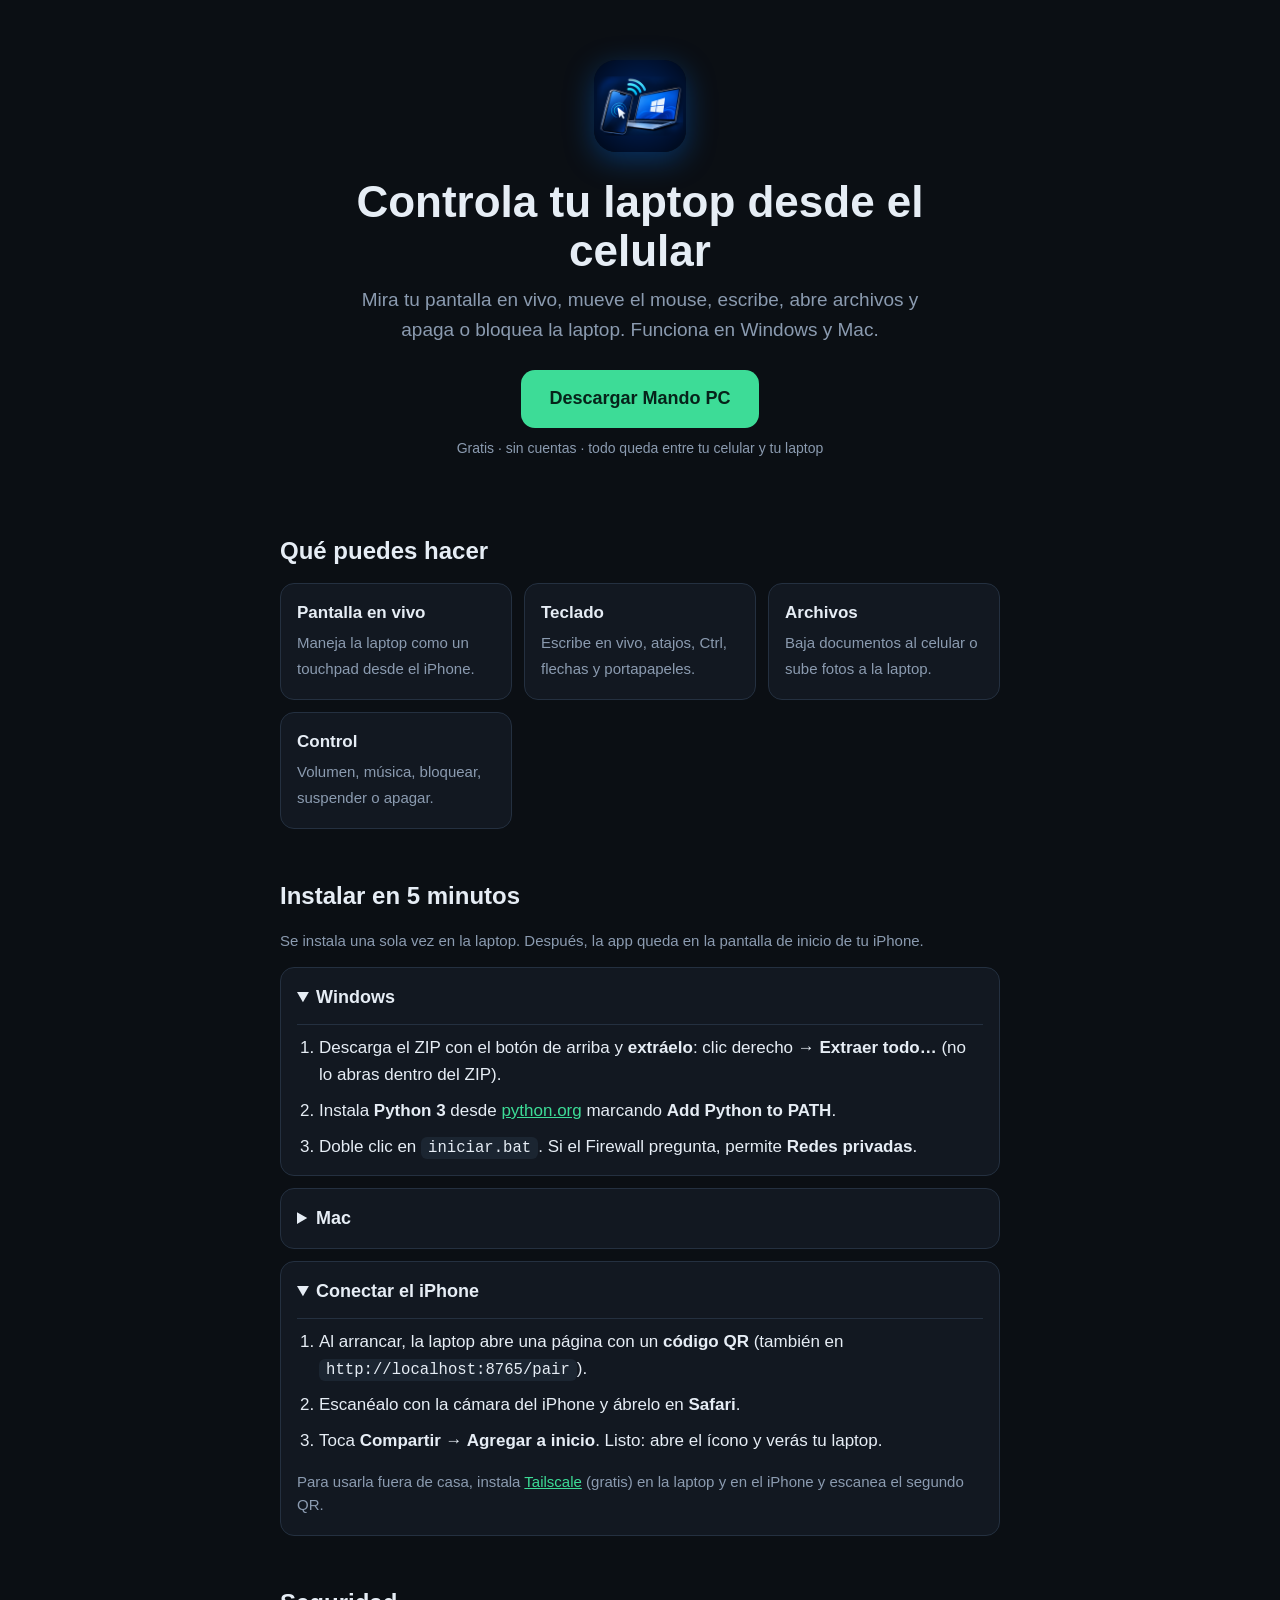
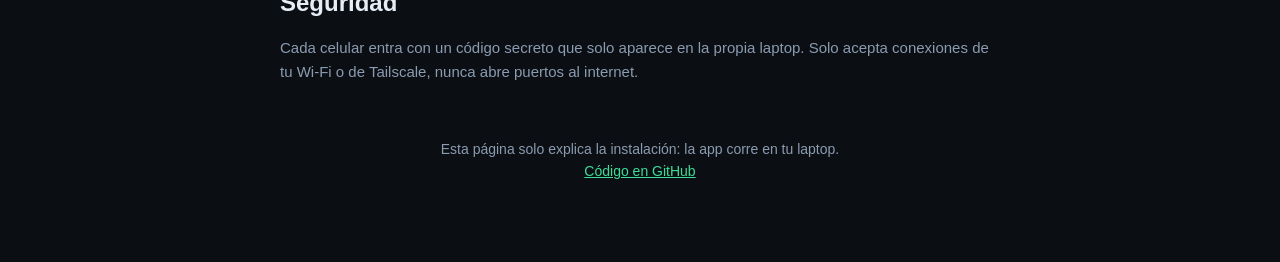
<file: landing/index.html>
<!doctype html>
<html lang="es">
<head>
<meta charset="utf-8">
<meta name="viewport" content="width=device-width,initial-scale=1">
<meta name="theme-color" content="#0b0f14">
<meta name="description" content="Mando PC: controla tu laptop desde el celular. Pantalla en vivo, teclado, archivos y más. Instalación en 5 minutos para Windows y Mac.">
<link rel="icon" href="icon.png">
<meta property="og:image" content="logo.png">
<meta property="og:title" content="Mando PC">
<title>Mando PC — controla tu laptop desde el celular</title>
<style>
:root{--bg:#0b0f14;--panel:#121821;--bd:#243040;--tx:#e6edf5;--mut:#8b9bb0;--ac:#3ddc97;--ac-tx:#06231a}
*{box-sizing:border-box}
body{margin:0;background:var(--bg);color:var(--tx);font:17px/1.55 -apple-system,BlinkMacSystemFont,"Segoe UI",Roboto,sans-serif}
main{max-width:760px;margin:0 auto;padding:40px 20px 80px}
header{text-align:center;padding:20px 0 10px}
header img{width:92px;height:92px;border-radius:22px}
h1{font-size:clamp(30px,6vw,44px);line-height:1.1;margin:18px 0 10px}
.lead{color:var(--mut);font-size:19px;max-width:560px;margin:0 auto}
.btn{display:inline-block;margin-top:26px;background:var(--ac);color:var(--ac-tx);font-weight:700;text-decoration:none;padding:15px 28px;border-radius:14px;font-size:18px}
.btn:active{filter:brightness(.9)}
.sub{color:var(--mut);font-size:14px;margin-top:10px}
h2{font-size:24px;margin:48px 0 14px}
.grid{display:grid;gap:12px;grid-template-columns:repeat(auto-fit,minmax(220px,1fr))}
.card{background:var(--panel);border:1px solid var(--bd);border-radius:14px;padding:16px}
.card b{display:block;margin-bottom:4px}
.card span{color:var(--mut);font-size:15px}
ol{padding-left:22px;margin:0}
li{margin:10px 0}
details{background:var(--panel);border:1px solid var(--bd);border-radius:14px;padding:4px 16px;margin:12px 0}
summary{cursor:pointer;font-weight:700;padding:12px 0;font-size:18px}
details[open] summary{border-bottom:1px solid var(--bd);margin-bottom:8px}
code{background:#1b2531;border-radius:6px;padding:2px 7px;font-size:.92em}
.note{color:var(--mut);font-size:15px}
footer{margin-top:56px;color:var(--mut);font-size:14px;text-align:center}
a{color:var(--ac)}
</style>
</head>
<body>
<main>
  <header>
    <img src="icon.png" alt="Mando PC" width="96" height="96" style="border-radius:22px;box-shadow:0 8px 30px rgba(0,120,255,.35)">
    <h1>Controla tu laptop desde el celular</h1>
    <p class="lead">Mira tu pantalla en vivo, mueve el mouse, escribe, abre archivos y apaga o bloquea la laptop. Funciona en Windows y Mac.</p>
    <a class="btn" href="https://github.com/NBARILLAS28/connect-ai-qpp/archive/refs/heads/main.zip">Descargar Mando PC</a>
    <p class="sub">Gratis · sin cuentas · todo queda entre tu celular y tu laptop</p>
  </header>

  <h2>Qué puedes hacer</h2>
  <div class="grid">
    <div class="card"><b>Pantalla en vivo</b><span>Maneja la laptop como un touchpad desde el iPhone.</span></div>
    <div class="card"><b>Teclado</b><span>Escribe en vivo, atajos, Ctrl, flechas y portapapeles.</span></div>
    <div class="card"><b>Archivos</b><span>Baja documentos al celular o sube fotos a la laptop.</span></div>
    <div class="card"><b>Control</b><span>Volumen, música, bloquear, suspender o apagar.</span></div>
  </div>

  <h2>Instalar en 5 minutos</h2>
  <p class="note">Se instala una sola vez en la laptop. Después, la app queda en la pantalla de inicio de tu iPhone.</p>

  <details open>
    <summary>Windows</summary>
    <ol>
      <li>Descarga el ZIP con el botón de arriba y <b>extráelo</b>: clic derecho → <b>Extraer todo…</b> (no lo abras dentro del ZIP).</li>
      <li>Instala <b>Python 3</b> desde <a href="https://www.python.org/downloads/">python.org</a> marcando <b>Add Python to PATH</b>.</li>
      <li>Doble clic en <code>iniciar.bat</code>. Si el Firewall pregunta, permite <b>Redes privadas</b>.</li>
    </ol>
  </details>

  <details>
    <summary>Mac</summary>
    <ol>
      <li>Descarga el ZIP con el botón de arriba y <b>extráelo</b>: clic derecho → <b>Extraer todo…</b> (no lo abras dentro del ZIP).</li>
      <li>Si no tienes Python 3, abre <b>Terminal</b>, escribe <code>python3</code> y acepta la instalación que ofrece macOS.</li>
      <li>Doble clic en <code>iniciar.command</code> (si lo bloquea: clic derecho → Abrir).</li>
      <li>Acepta los permisos <b>Grabación de pantalla</b> y <b>Accesibilidad</b> en Ajustes del Sistema → Privacidad y seguridad, y vuelve a abrirlo.</li>
    </ol>
  </details>

  <details open>
    <summary>Conectar el iPhone</summary>
    <ol>
      <li>Al arrancar, la laptop abre una página con un <b>código QR</b> (también en <code>http://localhost:8765/pair</code>).</li>
      <li>Escanéalo con la cámara del iPhone y ábrelo en <b>Safari</b>.</li>
      <li>Toca <b>Compartir → Agregar a inicio</b>. Listo: abre el ícono y verás tu laptop.</li>
    </ol>
    <p class="note">Para usarla fuera de casa, instala <a href="https://tailscale.com/download">Tailscale</a> (gratis) en la laptop y en el iPhone y escanea el segundo QR.</p>
  </details>

  <h2>Seguridad</h2>
  <p class="note">Cada celular entra con un código secreto que solo aparece en la propia laptop. Solo acepta conexiones de tu Wi-Fi o de Tailscale, nunca abre puertos al internet.</p>

  <footer>
    Esta página solo explica la instalación: la app corre en tu laptop.<br>
    <a href="https://github.com/NBARILLAS28/connect-ai-qpp">Código en GitHub</a>
  </footer>
</main>
</body>
</html>
</file>
